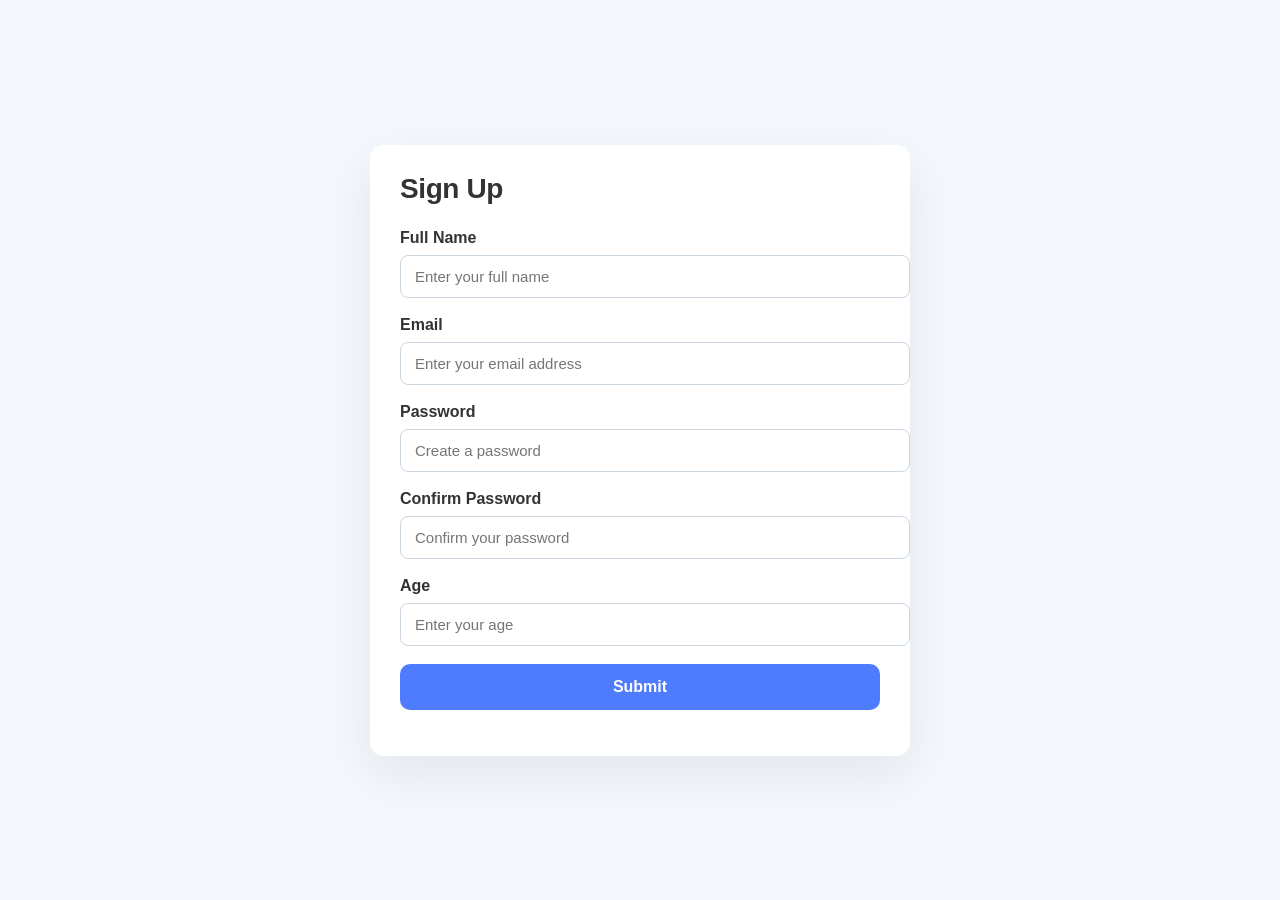
<file: index.html>
<!DOCTYPE html>
<html lang="en">
<head>
  <meta charset="UTF-8">
  <meta name="viewport" content="width=device-width, initial-scale=1.0">
  <title>Form Validation Example</title>
  <link rel="stylesheet" href="styles.css">
</head>
<body>
  <div class="container">
    <h1>Sign Up</h1>
    <form id="signupForm" novalidate>
      <div class="form-group">
        <label for="fullName">Full Name</label>
        <input type="text" id="fullName" name="fullName" placeholder="Enter your full name">
        <small class="error-message"></small>
      </div>

      <div class="form-group">
        <label for="email">Email</label>
        <input type="email" id="email" name="email" placeholder="Enter your email address">
        <small class="error-message"></small>
      </div>

      <div class="form-group">
        <label for="password">Password</label>
        <input type="password" id="password" name="password" placeholder="Create a password">
        <small class="error-message"></small>
      </div>

      <div class="form-group">
        <label for="confirmPassword">Confirm Password</label>
        <input type="password" id="confirmPassword" name="confirmPassword" placeholder="Confirm your password">
        <small class="error-message"></small>
      </div>

      <div class="form-group">
        <label for="age">Age</label>
        <input type="number" id="age" name="age" placeholder="Enter your age">
        <small class="error-message"></small>
      </div>

      <button type="submit">Submit</button>
      <div id="formResult" class="form-result"></div>
    </form>
  </div>

  <script src="script.js"></script>
</body>
</html>
</file>
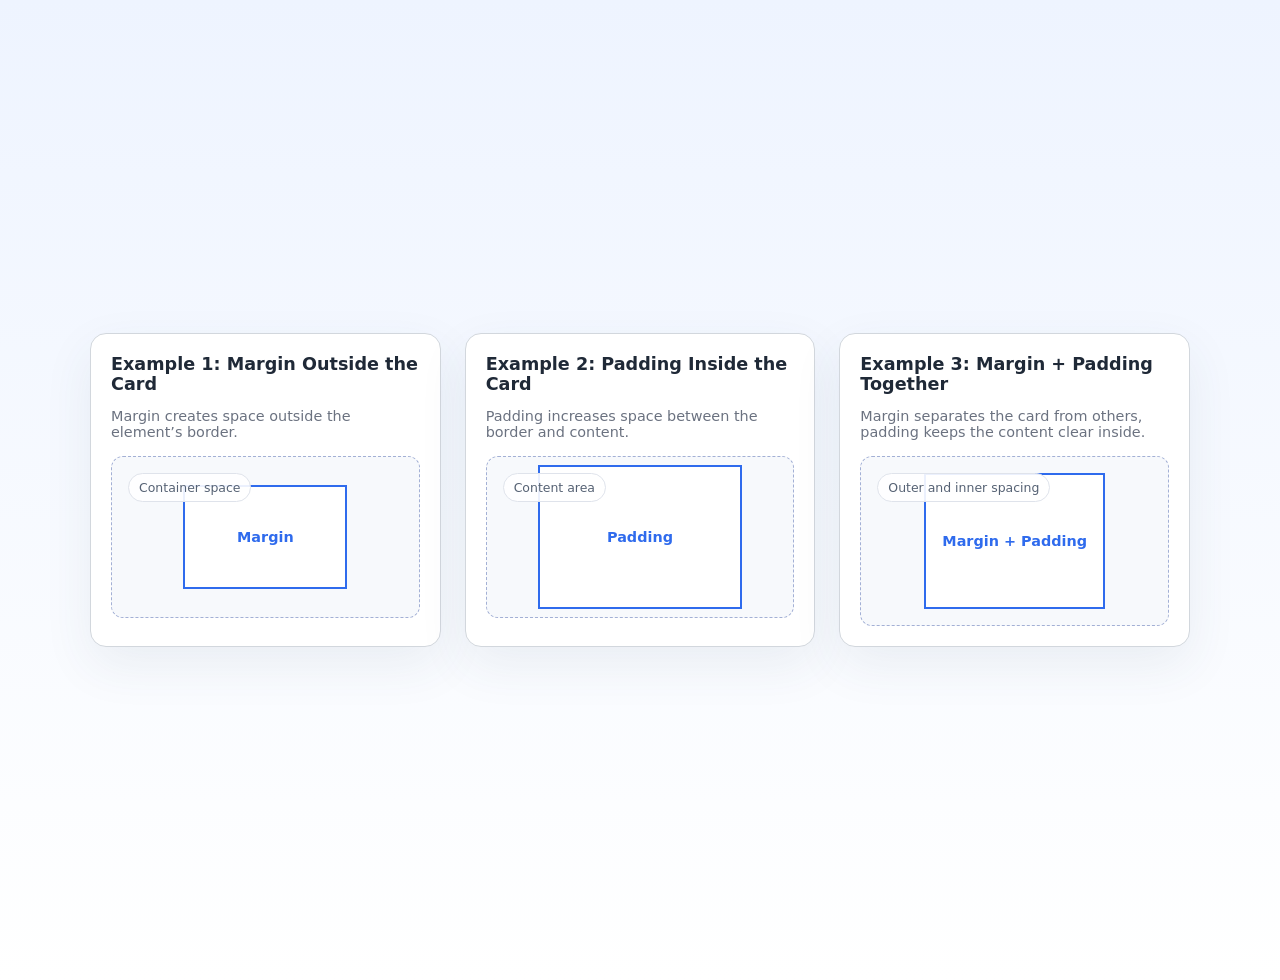
<file: css box model/box-model-cards.html>
<!DOCTYPE html>
<html lang="en">
<head>
  <meta charset="UTF-8" />
  <meta name="viewport" content="width=device-width, initial-scale=1.0" />
  <title>Box Model: Margin vs Padding</title>
  <style>
    :root {
      --card-width: 280px;
      --card-gap: 24px;
      --card-radius: 16px;
      --border-color: #d2d7dd;
      --bg-soft: #f7f9fc;
      --accent: #2f6bed;
      --text: #1f2937;
      --muted: #6b7280;
    }

    body {
      margin: 0;
      min-height: 100vh;
      font-family: Inter, ui-sans-serif, system-ui, sans-serif;
      background: linear-gradient(180deg, #eef4ff 0%, #ffffff 100%);
      color: var(--text);
      display: flex;
      justify-content: center;
      align-items: center;
      padding: 40px;
    }

    .grid {
      display: grid;
      gap: var(--card-gap);
      grid-template-columns: repeat(auto-fit, minmax(var(--card-width), 1fr));
      width: min(1100px, 100%);
    }

    .card {
      background: white;
      border: 1px solid var(--border-color);
      border-radius: var(--card-radius);
      box-shadow: 0 18px 50px rgba(50, 72, 107, 0.08);
      overflow: hidden;
    }

    .card__inner {
      padding: 20px;
    }

    .card__title {
      margin: 0 0 12px;
      font-size: 1.1rem;
      font-weight: 700;
    }

    .card__label {
      font-size: 0.9rem;
      color: var(--muted);
      margin-bottom: 16px;
    }

    .card__example {
      border: 1px dashed #a3b0d5;
      border-radius: 12px;
      position: relative;
      min-height: 160px;
      display: flex;
      align-items: center;
      justify-content: center;
      font-size: 0.9rem;
      color: var(--text);
      background: var(--bg-soft);
    }

    .example-box {
      width: 160px;
      height: 100px;
      border: 2px solid #2f6bed;
      background: #ffffff;
      display: grid;
      place-items: center;
      text-align: center;
      font-weight: 600;
      color: #2f6bed;
    }

    .example-box--margin {
      margin: 20px;
    }

    .example-box--padding {
      padding: 20px;
    }

    .example-box--margin-padding {
      margin: 16px;
      padding: 16px;
      width: auto;
      min-width: 140px;
      min-height: 76px;
    }

    .annotation {
      position: absolute;
      left: 16px;
      top: 16px;
      background: rgba(255,255,255,0.9);
      padding: 6px 10px;
      border-radius: 999px;
      border: 1px solid #dfe3eb;
      font-size: 0.78rem;
      color: #566274;
    }
  </style>
</head>
<body>
  <div class="grid">
    <article class="card">
      <div class="card__inner">
        <h2 class="card__title">Example 1: Margin Outside the Card</h2>
        <p class="card__label">Margin creates space outside the element’s border.</p>
        <div class="card__example">
          <div class="annotation">Container space</div>
          <div class="example-box example-box--margin">Margin</div>
        </div>
      </div>
    </article>

    <article class="card">
      <div class="card__inner">
        <h2 class="card__title">Example 2: Padding Inside the Card</h2>
        <p class="card__label">Padding increases space between the border and content.</p>
        <div class="card__example">
          <div class="annotation">Content area</div>
          <div class="example-box example-box--padding">Padding</div>
        </div>
      </div>
    </article>

    <article class="card">
      <div class="card__inner">
        <h2 class="card__title">Example 3: Margin + Padding Together</h2>
        <p class="card__label">Margin separates the card from others, padding keeps the content clear inside.</p>
        <div class="card__example">
          <div class="annotation">Outer and inner spacing</div>
          <div class="example-box example-box--margin-padding">Margin + Padding</div>
        </div>
      </div>
    </article>
  </div>
</body>
</html>
</file>
<file: styles.css>
:root {
  font-family: Arial, sans-serif;
  color: #333;
  background-color: #f4f7fb;
}

body {
  margin: 0;
  padding: 0;
  min-height: 100vh;
  display: flex;
  align-items: center;
  justify-content: center;
}

.container {
  width: min(480px, 100%);
  margin: 32px;
  padding: 28px 30px;
  background: #ffffff;
  border-radius: 14px;
  box-shadow: 0 18px 50px rgba(20, 32, 70, 0.08);
}

h1 {
  margin-top: 0;
  margin-bottom: 24px;
  font-size: 28px;
  letter-spacing: -0.4px;
}

.form-group {
  margin-bottom: 18px;
}

label {
  display: block;
  margin-bottom: 8px;
  font-weight: 600;
}

input {
  width: 100%;
  padding: 12px 14px;
  font-size: 15px;
  border: 1px solid #ccd6e1;
  border-radius: 8px;
  outline: none;
  transition: border-color 120ms ease;
}

input:focus {
  border-color: #4f7cff;
}

input.invalid {
  border-color: #e14f4f;
}

.error-message {
  display: block;
  margin-top: 8px;
  color: #d03939;
  font-size: 0.92rem;
}

button {
  width: 100%;
  padding: 14px;
  background: #4f7cff;
  border: none;
  color: white;
  font-size: 16px;
  font-weight: 700;
  border-radius: 10px;
  cursor: pointer;
}

button:hover {
  background: #3f68d4;
}

.form-result {
  margin-top: 18px;
  font-size: 15px;
}

.form-result.success {
  color: #1f7e3d;
}
</file>
